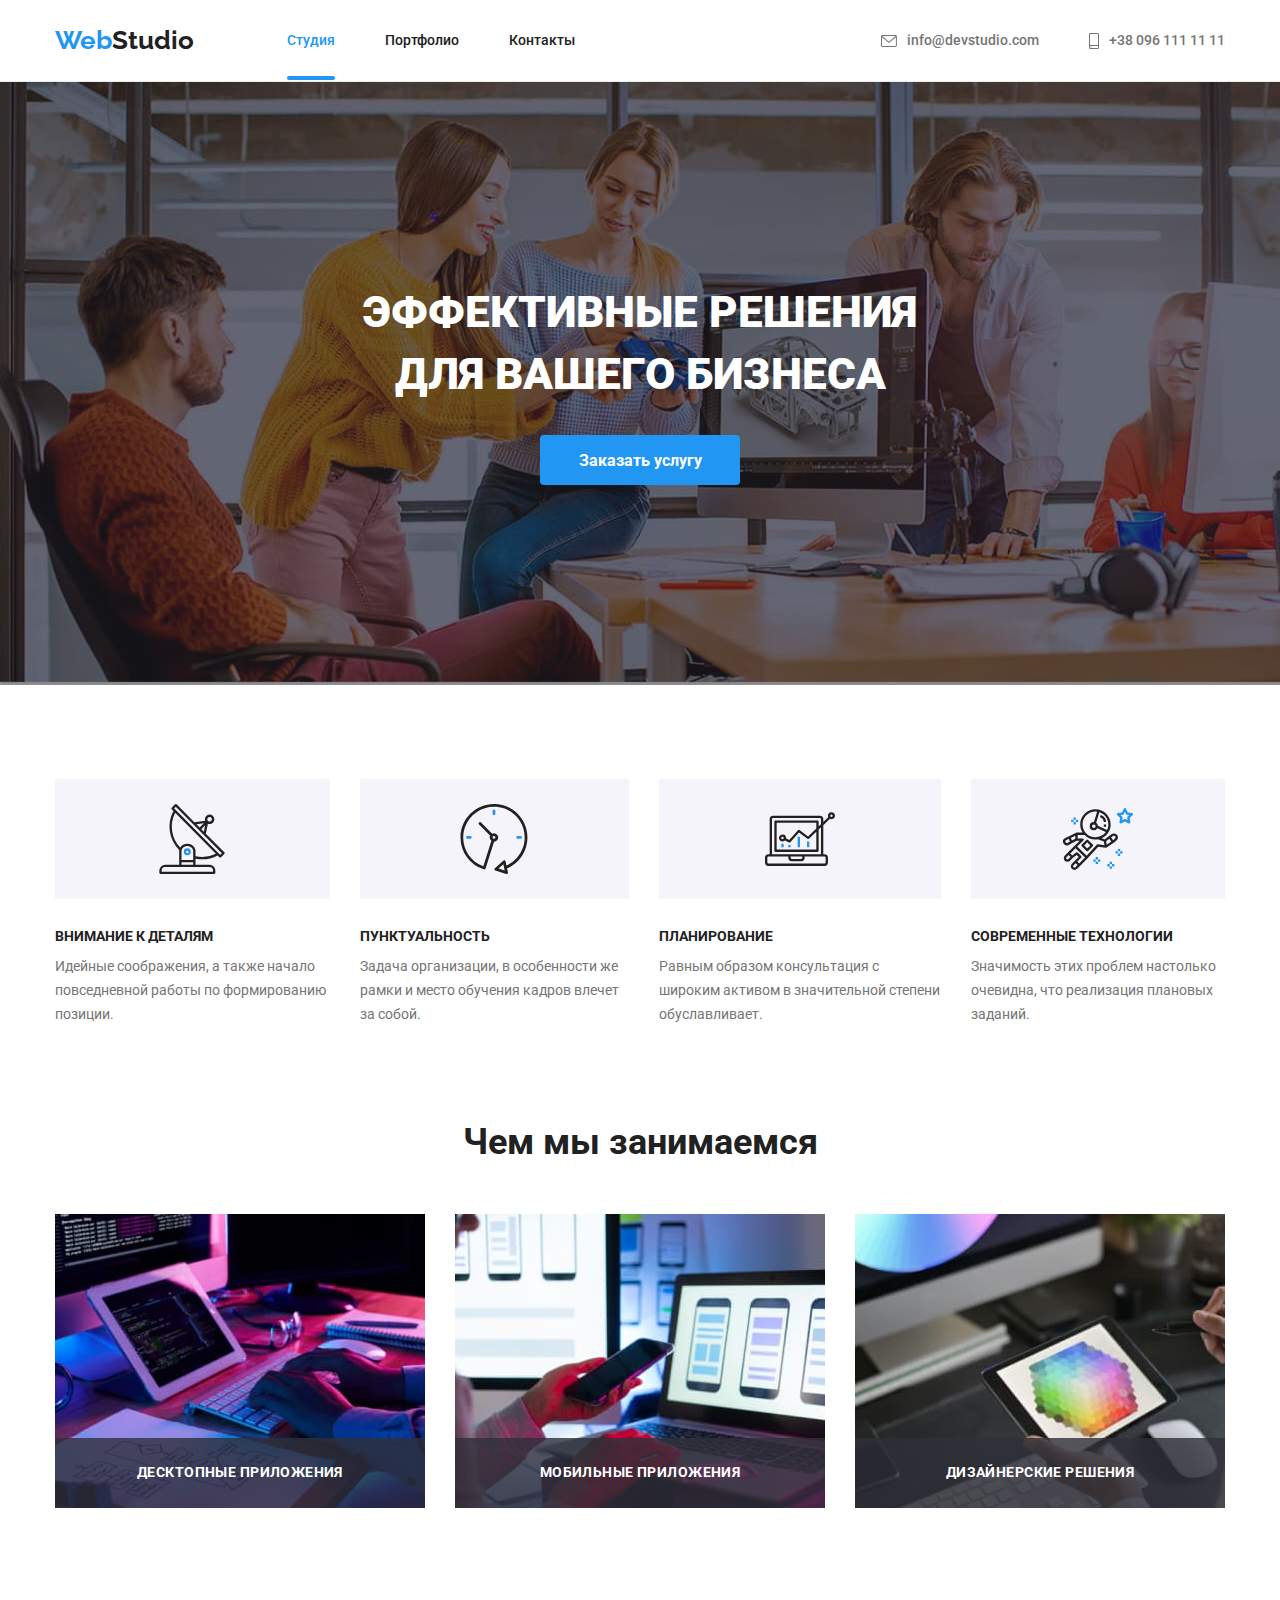
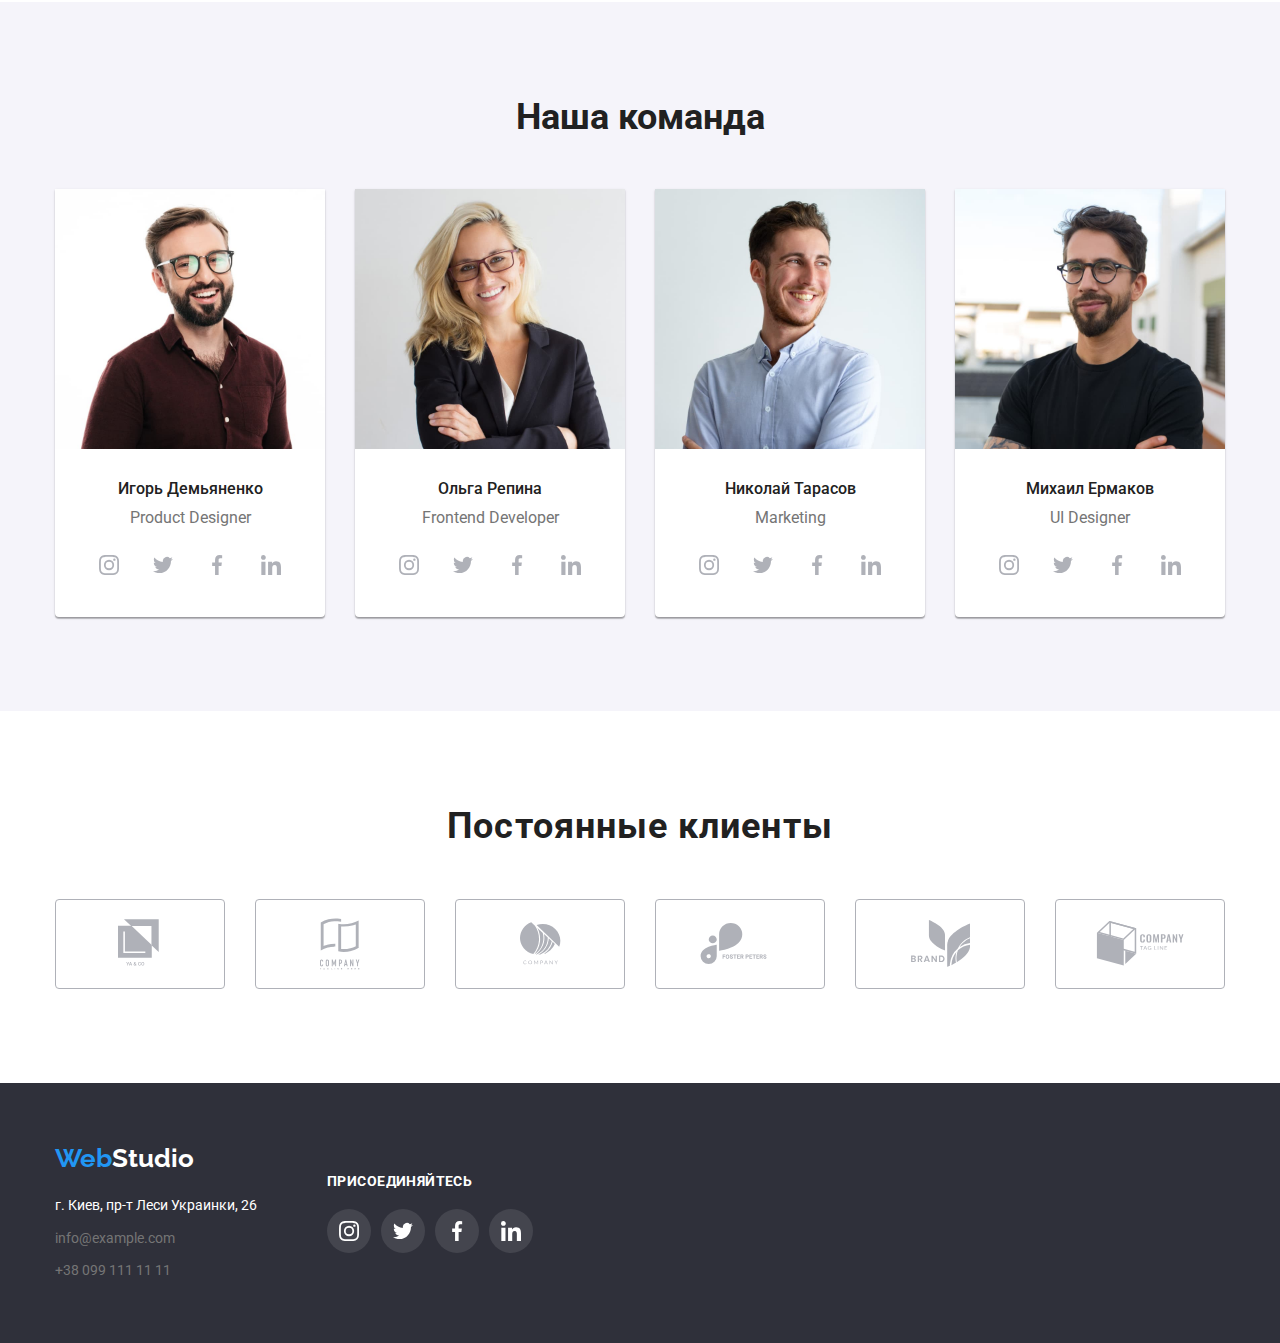
<file: index.html>
<!DOCTYPE html>
<html lang="ru">
  <head>
    <meta charset="UTF-8" />
    <meta name="viewport" content="width=device-width, initial-scale=1.0" />
    <title>WebStudio</title>
    <link
      rel="stylesheet"
      href="https://cdnjs.cloudflare.com/ajax/libs/modern-normalize/1.0.0/modern-normalize.min.css"
    />
    <link
      href="https://fonts.googleapis.com/css2?family=Raleway:wght@700&family=Roboto:wght@400;700&display=swap"
      rel="stylesheet"
    />

    <link rel="stylesheet" href="./css/styles.css" />
    <link rel="stylesheet" href="./css/modal.css" />
    <link rel="stylesheet" href="./css/header-footer.css" />
  </head>
  <body>
    <!-- header-->
    <header class="header">
      <div class="container">
        <nav class="navigation">
          <a href="index.html" lang="en" class="link-underline logo"
            ><span class="logo-part">Web</span>Studio</a
          >
          <ul class="list header-list">
            <li class="list-item">
              <a href="index.html" class="link-underline list-link active"
                >Студия</a
              >
            </li>
            <li class="list-item">
              <a href="portfolio.html" class="link-underline list-link"
                >Портфолио</a
              >
            </li>
            <li class="list-item">
              <a href="" class="link-underline list-link">Контакты</a>
            </li>
          </ul>
        </nav>
        <address class="address">
          <ul class="list header-address">
            <li class="list-item">
              <a
                href="mailto:info@devstudio.com"
                class="link-underline address-link"
              >
                <svg class="header-svg" width="16px" height="12px">
                  <use href="./images/svg/optimized.svg#icon-envelope"></use>
                </svg>
                info@devstudio.com</a
              >
            </li>
            <li class="list-item">
              <a href="tel:+380961111111" class="link-underline address-link">
                <svg class="header-svg" width="10px" height="16px">
                  <use href="./images/svg/optimized.svg#icon-smartphone"></use>
                </svg>
                +38 096 111 11 11</a
              >
            </li>
          </ul>
        </address>
      </div>
    </header>
    <!-- main-->
    <main>
      <!-- ======section with button =========-->
      <section class="main-section">
        <div class="container">
          <h1 class="section-title">
            Эффективные решения<br />
            для вашего бизнеса
          </h1>
          <button type="button" class="button" data-modal-open>
            Заказать услугу
          </button>
        </div>
      </section>

      <!-- ===========section our qualities =============-->
      <section class="qualities-section">
        <div class="container">
          <h2 hidden class="section-title">our qualities</h2>
          <ul class="list qualities-list">
            <li class="list-item antenna">
              <h3 class="caption">ВНИМАНИЕ К ДЕТАЛЯМ</h3>
              <p class="description qualities-description">
                Идейные соображения, а также начало повседневной работы по
                формированию позиции.
              </p>
            </li>
            <li class="list-item clock">
              <h3 class="caption">ПУНКТУАЛЬНОСТЬ</h3>
              <p class="description qualities-description">
                Задача организации, в особенности же рамки и место обучения
                кадров влечет за собой.
              </p>
            </li>
            <li class="list-item diagram">
              <h3 class="caption">ПЛАНИРОВАНИЕ</h3>
              <p class="description qualities-description">
                Равным образом консультация с широким активом в значительной
                степени обуславливает.
              </p>
            </li>
            <li class="list-item astronaut">
              <h3 class="caption">СОВРЕМЕННЫЕ ТЕХНОЛОГИИ</h3>
              <p class="description qualities-description">
                Значимость этих проблем настолько очевидна, что реализация
                плановых заданий.
              </p>
            </li>
          </ul>
        </div>
      </section>

      <!-- ============our tasks ==============-->

      <section class="tasks-section">
        <div class="container">
          <h2 class="section-title tasks-title">Чем мы занимаемся</h2>
          <ul class="list tasks-list">
            <li class="list-item">
              
                <img
                  src="./images/section-ourtasks/img1.jpg"
                  alt="Десктопные приложения"
                  width="370"
                  height="294"
                />
                <div class="overlay">
                  <p class="overlay-description">Десктопные приложения</p>
                </div>
              
            </li>
            <li class="list-item">
             
                <img
                  src="./images/section-ourtasks/img2.jpg"
                  alt="Мобильные приложения"
                  width="370"
                  height="294"
                />
                <div class="overlay">
                  <p class="overlay-description">Мобильные приложения</p>
                </div>
              
            </li>
            <li class="list-item">
              
                <img
                  src="./images/section-ourtasks/img3.jpg"
                  alt="Дизайнерские решения"
                  width="370"
                  height="294"
                />
                <div class="overlay">
                  <p class="overlay-description">Дизайнерские решения</p>
                </div>
              
            </li>
          </ul>
        </div>
      </section>

      <!-- =========section our team ==========-->

      <section class="team-section">
        <div class="container">
          <h2 class="section-title team-title">Наша команда</h2>
          <ul class="list team-list">
            <li class="team-item">
              <img
                src="./images/section-ourteam/img1.jpg"
                alt="на фото Игорь Демьяненко"
                width="270"
                height="260"
              />
              <h3 class="caption">Игорь Демьяненко</h3>
              <p lang="en" class="description">Product Designer</p>
              <!--socials-->
              <ul class="list team-socials">
                <li class="list-item">
                  <a href="" class="link-underline social-link">
                    <svg class="social-logo" width="20px" height="20px">
                      <use
                        href="./images/svg/optimized.svg#icon-instagram"
                      ></use>
                    </svg>
                  </a>
                </li>
                <li class="list-item">
                  <a href="" class="link-underline social-link">
                    <svg class="social-logo" width="20px" height="20px">
                      <use href="./images/svg/optimized.svg#icon-twitter"></use>
                    </svg>
                  </a>
                </li>
                <li class="list-item">
                  <a href="" class="link-underline social-link">
                    <svg class="social-logo" width="20px" height="20px">
                      <use
                        href="./images/svg/optimized.svg#icon-facebook"
                      ></use>
                    </svg>
                  </a>
                </li>
                <li class="list-item">
                  <a href="" class="link-underline social-link">
                    <svg class="social-logo" width="20px" height="20px">
                      <use
                        href="./images/svg/optimized.svg#icon-linkedin"
                      ></use>
                    </svg>
                  </a>
                </li>
              </ul>
            </li>
            <li class="team-item">
              <img
                src="./images/section-ourteam/img2.jpg"
                alt="на фото Ольга Репина"
                width="270"
                height="260"
              />
              <h3 class="caption">Ольга Репина</h3>
              <p lang="en" class="description">Frontend Developer</p>
              <ul class="list team-socials">
                <li class="list-item">
                  <a href="" class="link-underline social-link">
                    <svg class="social-logo" width="20px" height="20px">
                      <use
                        href="./images/svg/optimized.svg#icon-instagram"
                      ></use>
                    </svg>
                  </a>
                </li>
                <li class="list-item">
                  <a href="" class="link-underline social-link">
                    <svg class="social-logo" width="20px" height="20px">
                      <use href="./images/svg/optimized.svg#icon-twitter"></use>
                    </svg>
                  </a>
                </li>
                <li class="list-item">
                  <a href="" class="link-underline social-link">
                    <svg class="social-logo" width="20px" height="20px">
                      <use
                        href="./images/svg/optimized.svg#icon-facebook"
                      ></use>
                    </svg>
                  </a>
                </li>
                <li class="list-item">
                  <a href="" class="link-underline social-link">
                    <svg class="social-logo" width="20px" height="20px">
                      <use
                        href="./images/svg/optimized.svg#icon-linkedin"
                      ></use>
                    </svg>
                  </a>
                </li>
              </ul>
            </li>
            <li class="team-item">
              <img
                src="./images/section-ourteam/img3.jpg"
                alt="на фото Николай Тарасов"
                width="270"
                height="260"
              />
              <h3 class="caption">Николай Тарасов</h3>
              <p lang="en" class="description">Marketing</p>
              <ul class="list team-socials">
                <li class="list-item">
                  <a href="" class="link-underline social-link">
                    <svg class="social-logo" width="20px" height="20px">
                      <use
                        href="./images/svg/optimized.svg#icon-instagram"
                      ></use>
                    </svg>
                  </a>
                </li>
                <li class="list-item">
                  <a href="" class="link-underline social-link">
                    <svg class="social-logo" width="20px" height="20px">
                      <use href="./images/svg/optimized.svg#icon-twitter"></use>
                    </svg>
                  </a>
                </li>
                <li class="list-item">
                  <a href="" class="link-underline social-link">
                    <svg class="social-logo" width="20px" height="20px">
                      <use
                        href="./images/svg/optimized.svg#icon-facebook"
                      ></use>
                    </svg>
                  </a>
                </li>
                <li class="list-item">
                  <a href="" class="link-underline social-link">
                    <svg class="social-logo" width="20px" height="20px">
                      <use
                        href="./images/svg/optimized.svg#icon-linkedin"
                      ></use>
                    </svg>
                  </a>
                </li>
              </ul>
            </li>
            <li class="team-item">
              <img
                src="./images/section-ourteam/img4.jpg"
                alt="на фото Михаил Ермаков"
                width="270"
                height="260"
              />
              <h3 class="caption">Михаил Ермаков</h3>
              <p lang="en" class="description">UI Designer</p>
              <ul class="list team-socials">
                <li class="list-item">
                  <a href="" class="link-underline social-link">
                    <svg class="social-logo" width="20px" height="20px">
                      <use
                        href="./images/svg/optimized.svg#icon-instagram"
                      ></use>
                    </svg>
                  </a>
                </li>
                <li class="list-item">
                  <a href="" class="link-underline social-link">
                    <svg class="social-logo" width="20px" height="20px">
                      <use href="./images/svg/optimized.svg#icon-twitter"></use>
                    </svg>
                  </a>
                </li>
                <li class="list-item">
                  <a href="" class="link-underline social-link">
                    <svg class="social-logo" width="20px" height="20px">
                      <use
                        href="./images/svg/optimized.svg#icon-facebook"
                      ></use>
                    </svg>
                  </a>
                </li>
                <li class="list-item">
                  <a href="" class="link-underline social-link">
                    <svg class="social-logo" width="20px" height="20px">
                      <use
                        href="./images/svg/optimized.svg#icon-linkedin"
                      ></use>
                    </svg>
                  </a>
                </li>
              </ul>
            </li>
          </ul>
        </div>
      </section>

      <!--      partners  section      -->

      <section class="partners-section">
        <div class="container">
          <h2 class="section-title partners-title">Постоянные клиенты</h2>
          <ul class="list partners-list">
            <li class="list-item partners-item">
              <a href="" class="link-underline partners-link">
                <svg
                  class="icon-client1 partner-logo"
                  width="45px"
                  height="50px"
                >
                  <use href="./images/svg/optimized.svg#icon-client1"></use>
                </svg>
              </a>
            </li>
            <li class="list-item partners-item">
              <a href="" class="link-underline partners-link">
                <svg class="partner-logo" width="40px" height="52px">
                  <use href="./images/svg/optimized.svg#icon-client2"></use>
                </svg>
              </a>
            </li>
            <li class="list-item partners-item">
              <a href="" class="link-underline partners-link">
                <svg class="partner-logo" width="41px" height="43px">
                  <use href="./images/svg/optimized.svg#icon-client3"></use>
                </svg>
              </a>
            </li>
            <li class="list-item partners-item">
              <a href="" class="link-underline partners-link">
                <svg class="partner-logo" width="80px" height="42px">
                  <use href="./images/svg/optimized.svg#icon-client4"></use>
                </svg>
              </a>
            </li>
            <li class="list-item partners-item">
              <a href="" class="link-underline partners-link">
                <svg class="partner-logo" width="59px" height="47px">
                  <use href="./images/svg/optimized.svg#icon-client5"></use>
                </svg>
              </a>
            </li>
            <li class="list-item partners-item">
              <a href="" class="link-underline partners-link">
                <svg class="partner-logo" width="89px" height="45px">
                  <use href="./images/svg/optimized.svg#icon-client6"></use>
                </svg>
              </a>
            </li>
          </ul>
        </div>
      </section>
    </main>
    <!--=======footer=========-->

    <footer class="footer">
      <div class="container">
        <div class="footer-nav">
          <a href="index.html" lang="en" class="link-underline logo"
            ><span class="logo-part">Web</span>Studio</a
          >
          <address class="address">
            <ul class="list footer-list">
              <li class="list-item">
                <a
                  href="https://goo.gl/maps/ka6gXYY2GY19vVcMA"
                  target="_blank"
                  class="link-underline location"
                  >г. Киев, пр-т Леси Украинки, 26</a
                >
              </li>
              <li class="list-item">
                <a href="mailto:info@example.com" class="link-underline mail"
                  >info@example.com</a
                >
              </li>
              <li class="list-item">
                <a href="tel:+380991111111" class="link-underline phone-number"
                  >+38 099 111 11 11</a
                >
              </li>
            </ul>
          </address>
        </div>
        <div class="footer-links">
          <p class="caption">ПРИСОЕДИНЯЙТЕСЬ</p>
          <ul class="list links-list">
            <li class="links-items">
              <a href="" class="link-underline links">
                <svg class="link-logo" width="20px" height="20px">
                  <use href="./images/svg/optimized.svg#icon-f-instagram"></use>
                </svg>
              </a>
            </li>
            <li class="links-items">
              <a href="" class="link-underline links">
                <svg class="link-logo" width="20px" height="20px">
                  <use href="./images/svg/optimized.svg#icon-f-twitter"></use>
                </svg>
              </a>
            </li>
            <li class="links-items">
              <a href="" class="link-underline links">
                <svg class="link-logo" width="20px" height="20px">
                  <use href="./images/svg/optimized.svg#icon-f-facebook"></use>
                </svg>
              </a>
            </li>
            <li class="links-items">
              <a href="" class="link-underline links">
                <svg class="link-logo" width="20px" height="20px">
                  <use href="./images/svg/optimized.svg#icon-f-linkedin"></use>
                </svg>
              </a>
            </li>
          </ul>
        </div>
      </div>
    </footer>
    <!-- ===backdrop===-->

    <div class="backdrop is-hidden" data-modal>
      <div class="modal-container">
        <div class="modal">
          <button class="modal-cloze" data-modal-close>
            <svg class="icon-cloze" data-modal-close width="18px" height="18px">
              <use href="./images/svg/optimized.svg#icon-modal-cloze"></use>
            </svg>
          </button>
        </div>
      </div>
    </div>
    <!--script-->

    <script src="./js/modal.js"></script>
  </body>
</html>
</file>
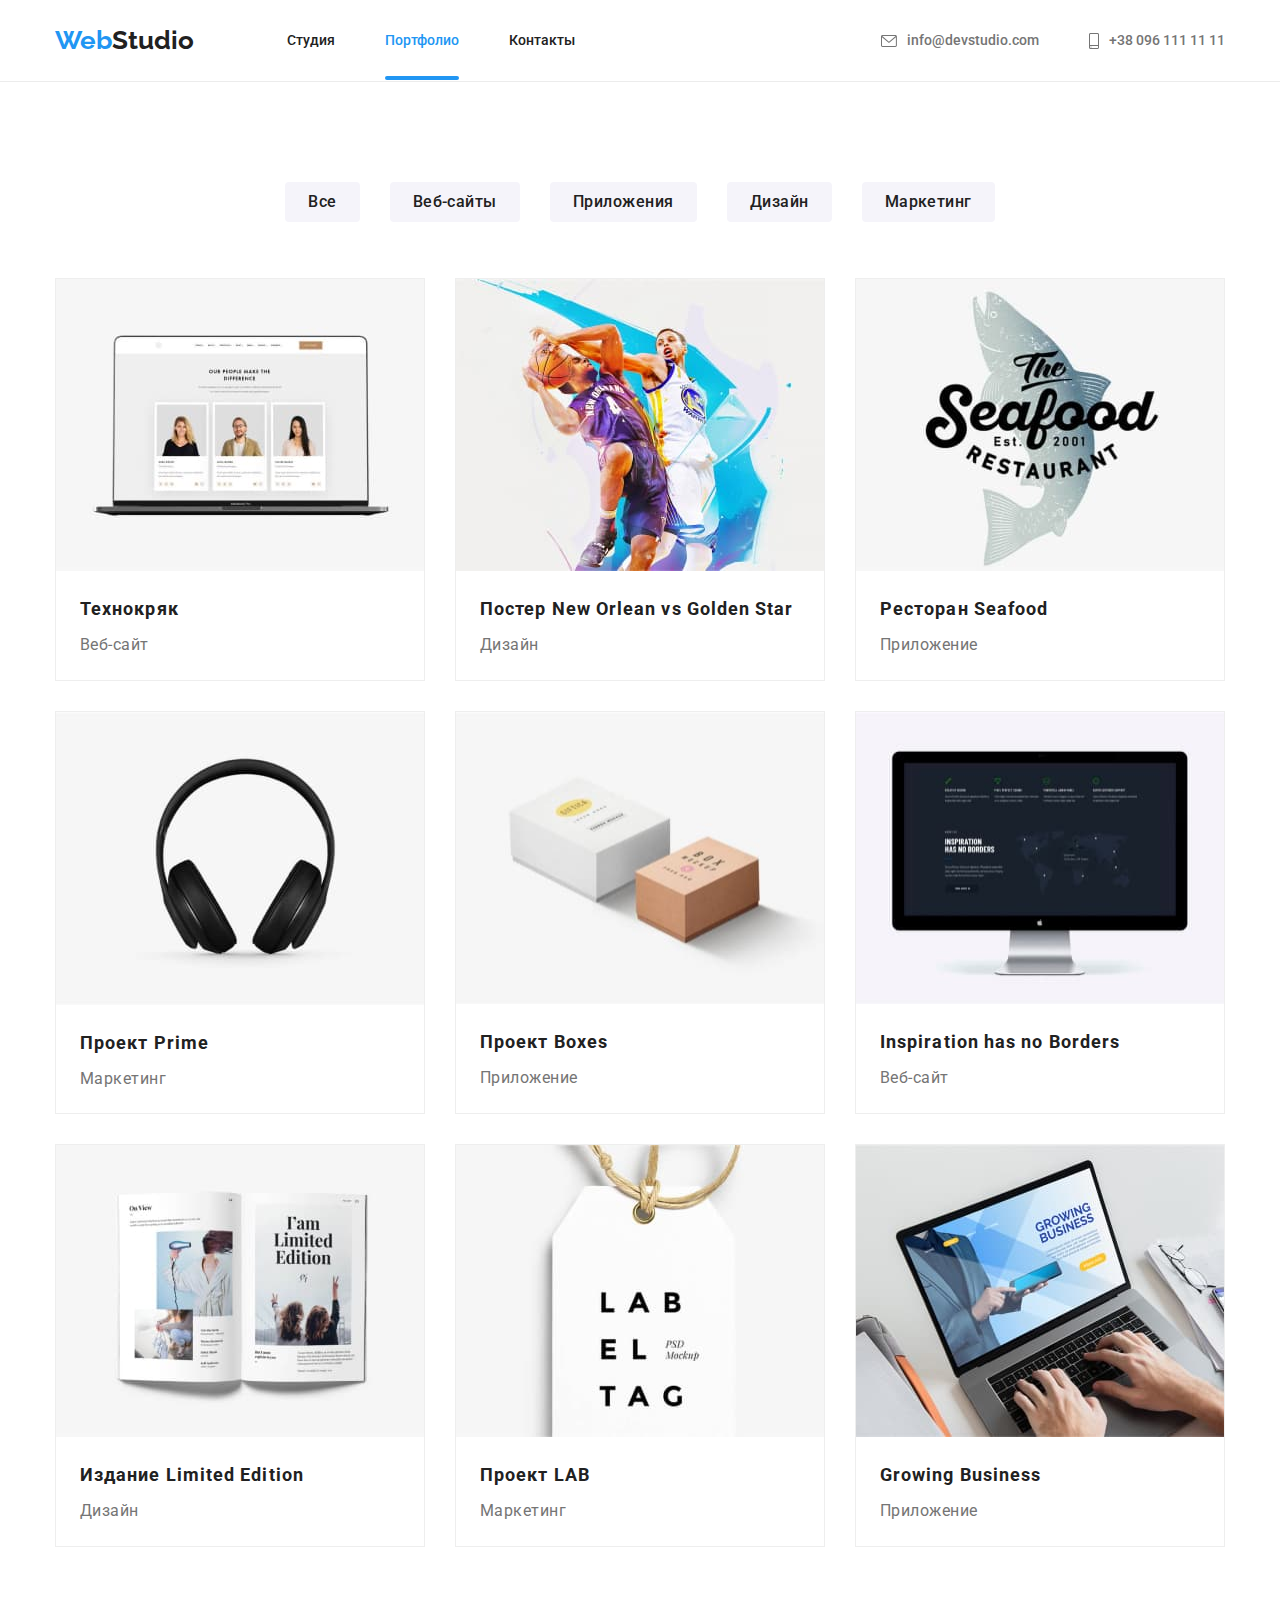
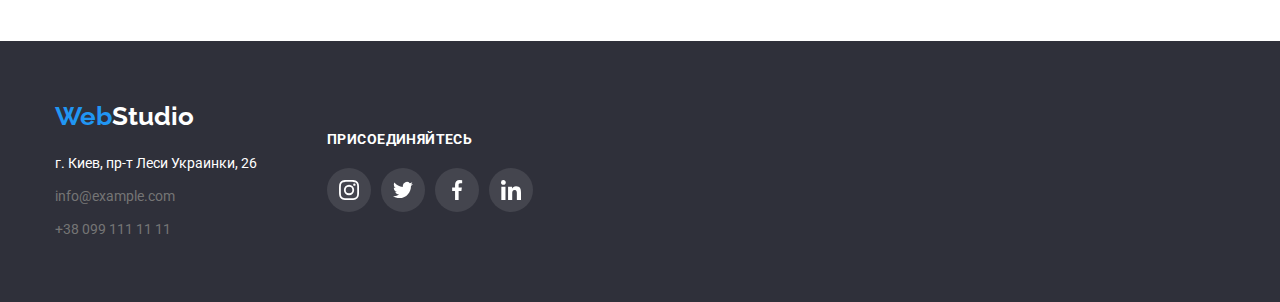
<file: portfolio.html>
<!DOCTYPE html>
<html lang="ru">
  <!--head-->
  <head>
    <meta charset="UTF-8" />
    <meta name="viewport" content="width=device-width, initial-scale=1.0" />
    <title>Portfolio</title>
    <link
      rel="stylesheet"
      href="https://cdnjs.cloudflare.com/ajax/libs/modern-normalize/1.0.0/modern-normalize.min.css"
    />
    <link
      href="https://fonts.googleapis.com/css2?family=Raleway:wght@700&family=Roboto:wght@400;700&display=swap"
      rel="stylesheet"
    />
    
    <link rel="stylesheet" href="./css/styles.css" />
    <link rel="stylesheet" href="./css/header-footer.css" />
  </head>
  <!--body-->
  <body>
    <!--header-->
    <header class="header">
      <div class="container">
        <nav class="navigation">
          <a href="index.html" lang="en" class="link-underline logo"
            ><span class="logo-part">Web</span>Studio</a
          >
          <ul class="list header-list">
            <li class="list-item">
              <a href="./index.html" class="link-underline list-link">Студия</a>
            </li>
            <li class="list-item">
              <a href="portfolio.html" class="link-underline list-link active"
                >Портфолио</a
              >
            </li>
            <li class="list-item">
              <a href="" class="link-underline list-link">Контакты</a>
            </li>
          </ul>
        </nav>
        <address class="address">
          <ul class="list header-address">
            <li class="list-item">
              <a
                href="mailto:info@devstudio.com"
                class="link-underline address-link"
              >
                <svg class="header-svg" width="16px" height="12px">
                  <use href="./images/svg/optimized.svg#icon-envelope"></use>
                </svg>
                info@devstudio.com</a
              >
            </li>
            <li class="list-item">
              <a href="tel:+380961111111" class="link-underline address-link">
                <svg class="header-svg" width="10px" height="16px">
                  <use href="./images/svg/optimized.svg#icon-smartphone"></use>
                </svg>
                +38 096 111 11 11</a
              >
            </li>
          </ul>
        </address>
      </div>
    </header>
    <!--===========main==============-->
    <main>
      <!--====portfolio section=====-->
      <section class="portfolio-main">
        <div class="container">
          <h1 hidden>portfolio</h1>
          <!--part with buttons-->
          <ul class="list filter-list">
            <li class="list-item">
              <button type="button" class="filter-button">
                <span> Все </span>
              </button>
            </li>
            <li class="list-item">
              <button type="button" class="filter-button">
                <span> Веб-сайты </span>
              </button>
            </li>
            <li class="list-item">
              <button type="button" class="filter-button">
                <span>Приложения</span>
              </button>
            </li>
            <li class="list-item">
              <button type="button" class="filter-button">
                <span>Дизайн</span>
              </button>
            </li>
            <li class="list-item">
              <button type="button" class="filter-button">
                <span>Маркетинг</span>
              </button>
            </li>
          </ul>
          <!--part with pictures-->

          <ul class="list portfolio-gallery">
            <li class="list-item  ">
              
                <a href="" class="link-underline ">
                  
                 <div class="card">
                    <img src="./images/potfolio-images/img1.jpg" alt="Технокряк" width="370" height="292" />
                    <div class="overlay ">
                    
                      <p class="overlay-description">
                        Технокряк это современная площадка распространения
                        коронавируса. Компании используют эту платформу для
                        цифрового шпионажа и атак на защищённые сервера конкурентов.</p>
                    </div>
                 </div>
                  <h2 class="gallery-subtitle">Технокряк</h2>
                  <p class="gallery-description">Веб-сайт</p>
                  
                </a>
              
            </li>
            <li class="list-item ">
              
                <a href="" class="link-underline">
                  <div class="card">
                    <img src="./images/potfolio-images/img2.jpg" alt="Постер с представителями команд" width="370" height="292" />
                    <div class="overlay">
                      <p class="overlay-description">
                        Технокряк это современная площадка распространения
                        коронавируса. Компании используют эту платформу для
                        цифрового шпионажа и атак на защищённые сервера конкурентов.
                      </p>
                    </div>
                  </div>
                  <h2 class="gallery-subtitle">
                    Постер<span lang="en"> New Orlean vs Golden Star</span>
                  </h2>
                  <p class="gallery-description">Дизайн</p>
                  
                </a>
              
            </li>
            <li class="list-item ">
              
                <a href="" class="link-underline"
                  ><div class="card">
                    <img src="./images/potfolio-images/img3.jpg" alt="Логотип ресторана" width="370" height="292" />
                    <div class="overlay">
                      <p class="overlay-description">
                        Технокряк это современная площадка распространения
                        коронавируса. Компании используют эту платформу для
                        цифрового шпионажа и атак на защищённые сервера конкурентов.
                      </p>
                    </div>
                  </div>
                  <h2 class="gallery-subtitle">
                    Ресторан <span lang="en">Seafood</span>
                  </h2>
                  <p class="gallery-description">Приложение</p>
                  
                </a>
              
            </li>
            <li class="list-item ">
              
                <a href="" class="link-underline"
                  ><div class="card">
                    <img src="./images/potfolio-images/img4.jpg" alt="Наушники" width="370" height="293" />
                    <div class="overlay">
                      <p class="overlay-description">
                        Технокряк это современная площадка распространения
                        коронавируса. Компании используют эту платформу для
                        цифрового шпионажа и атак на защищённые сервера конкурентов.
                      </p>
                    </div>
                  </div>
                  <h2 class="gallery-subtitle">
                    Проект <span lang="en">Prime</span>
                  </h2>
                  <p class="gallery-description">Маркетинг</p>
                  
                </a>
             
            </li>
            <li class="list-item ">
             
                <a href="" class="link-underline">
                  <div class="card">
                    <img src="./images/potfolio-images/img5.jpg" alt="Коробки" width="370" height="292" />
                    <div class="overlay">
                      <p class="overlay-description">
                        Технокряк это современная площадка распространения
                        коронавируса. Компании используют эту платформу для
                        цифрового шпионажа и атак на защищённые сервера конкурентов.
                      </p>
                    </div>
                  </div>
                  <h2 class="gallery-subtitle">
                    Проект <span lang="en">Boxes</span>
                  </h2>
                  <p class="gallery-description">Приложение</p>
                 
                </a>
              
            </li>
            <li class="list-item ">
              
                <a href="" class="link-underline"
                  >
                  <div class="card">
                    <img src="./images/potfolio-images/img6.jpg" alt="Изображение сайта" width="370" height="292" />
                    <div class="overlay">
                      <p class="overlay-description">
                        Технокряк это современная площадка распространения
                        коронавируса. Компании используют эту платформу для
                        цифрового шпионажа и атак на защищённые сервера конкурентов.
                      </p>
                    </div>
                  </div>
                  <h2 class="gallery-subtitle">
                    <span lang="en">Inspiration has no Borders</span>
                  </h2>
                  <p class="gallery-description">Веб-сайт</p>
                  
                </a>
              
            </li>
            <li class="list-item">
             
                <a href="" class="link-underline"
                  >
                  <div class="card">
                    <img src="./images/potfolio-images/img7.jpg" alt="Изображение журнала" width="370" height="292" />
                    <div class="overlay">
                      <p class="overlay-description">
                        Технокряк это современная площадка распространения
                        коронавируса. Компании используют эту платформу для
                        цифрового шпионажа и атак на защищённые сервера конкурентов.
                      </p>
                    </div>
                  </div>
                  <h2 class="gallery-subtitle">
                    Издание <span lang="en">Limited Edition</span>
                  </h2>
                  <p class="gallery-description">Дизайн</p>
                 
                </a>
             
            </li>
            <li class="list-item ">
             
                <a href="" class="link-underline"
                  ><div class="card">
                    <img src="./images/potfolio-images/img8.jpg" alt="Изображение бирки с логотипом" width="370" height="292" />
                    <div class="overlay">
                      <p class="overlay-description">
                        Технокряк это современная площадка распространения
                        коронавируса. Компании используют эту платформу для
                        цифрового шпионажа и атак на защищённые сервера конкурентов.
                      </p>
                    </div>
                  </div>
                  <h2 class="gallery-subtitle">
                    Проект <span lang="en">LAB</span>
                  </h2>
                  <p class="gallery-description">Маркетинг</p>
                  
                </a>
             
            </li>
            <li class="list-item ">
             
                <a href="gallery-subtitle" class="link-underline"
                  ><div class="card">
                    <img src="./images/potfolio-images/img9.jpg" alt="Работа за компьютером" width="370" height="292" />
                    <div class="overlay">
                      <p class="overlay-description">
                        Технокряк это современная площадка распространения
                        коронавируса. Компании используют эту платформу для
                        цифрового шпионажа и атак на защищённые сервера конкурентов.
                      </p>
                    </div>
                  </div>
                  <h2 class="gallery-subtitle">
                    <span lang="en">Growing Business</span>
                  </h2>
                  <p class="gallery-description">Приложение</p>
                  
                </a>
             
            </li>
          </ul>
        </div>
      </section>
    </main>
    <!--==========footer=============-->
    <footer class="footer">
      <div class="container">
        <div class="footer-nav">
          <a href="index.html" lang="en" class="link-underline logo"
            ><span class="logo-part">Web</span>Studio</a
          >
          <address class="address">
            <ul class="list footer-list">
              <li class="list-item">
                <a
                  href="https://goo.gl/maps/ka6gXYY2GY19vVcMA"
                  target="_blank"
                  class="link-underline location"
                  >г. Киев, пр-т Леси Украинки, 26</a
                >
              </li>
              <li class="list-item">
                <a href="mailto:info@example.com" class="link-underline mail"
                  >info@example.com</a
                >
              </li>
              <li class="list-item">
                <a href="tel:+380991111111" class="link-underline phone-number"
                  >+38 099 111 11 11</a
                >
              </li>
            </ul>
          </address>
        </div>
        <div class="footer-links">
          <p class="caption">ПРИСОЕДИНЯЙТЕСЬ</p>
          <ul class="list links-list">
            <li class="links-items">
              <a href="" class="link-underline links">
                <svg class="link-logo" width="20px" height="20px">
                  <use href="./images/svg/optimized.svg#icon-f-instagram"></use>
                </svg>
              </a>
            </li>
            <li class="links-items">
              <a href="" class="link-underline links">
                <svg class="link-logo" width="20px" height="20px">
                  <use href="./images/svg/optimized.svg#icon-f-twitter"></use>
                </svg>
              </a>
            </li>
            <li class="links-items">
              <a href="" class="link-underline links">
                <svg class="link-logo" width="20px" height="20px">
                  <use href="./images/svg/optimized.svg#icon-f-facebook"></use>
                </svg>
              </a>
            </li>
            <li class="links-items">
              <a href="" class="link-underline links">
                <svg class="link-logo" width="20px" height="20px">
                  <use href="./images/svg/optimized.svg#icon-f-linkedin"></use>
                </svg>
              </a>
            </li>
          </ul>
        </div>
      </div>
    </footer>
  </body>
</html>
</file>
<file: css/styles.css>
/*
pallete
text:
main color - color: #212121;
secondary color - color: #757575;
back colors:
white - #FFFFFF;
dark - #2F303A;
grey - #F5F4FA;
interactive elements: #2196F3 ;
hover/focus - #F5F4FA;
address - #757575;

*/
*,
*::before,
*::after {
  margin: 0;
  padding: 0;
}

:root {
  --main-titles-color: #212121;
  --secondary-titles-color: #757575;
  --third-title-color: #ffffff;
  --background-main: #ffffff;
  --dark-background: #2f303a;
  --grey-background: #f5f4fa;
  --interactive-elements: #2196f3;
  --address: #757575;
  --svg-main: #afb1b8;
  --svg-secondary: #ffffff;
  --svg-bgc: #ffffff 10%;
  --svg-accent: #2196f3;
  --borders: #afb1b8;
  --borders-accent: #2196f3;
}
/*=======!!!!!!global styles!!!!!!=======*/
body {
  color: var(--main-titles-color);
  background-color: var(--background-main);

  font-family: Roboto, sans-serif;
  font-style: normal;
}
.section-title {
  color: var(--main-titles-color);
}
.description {
  color: var(--secondary-titles-color);
}

/*=======обнуление встроенных стилей для списков/ссылок===========*/
.list {
  list-style: none;
}
.link-underline {
  text-decoration: none;
}
img {
  display: block;
}
/*logo*/
.logo {
  color: var(--main-titles-color);

  font-family: Raleway, sans-serif;

  font-weight: bold;
  font-size: 26px;
  line-height: 1.2;
}
.logo-part {
  color: var(--interactive-elements);
}

/*main*/
/*main-section*/
.main-section {
  background-color: var(--dark-background);
  background-image: linear-gradient(
      to right,
      rgba(47, 48, 58, 0.4),
      rgba(47, 48, 58, 0.4)
    ),
    url(../images/section-main/bg-img.jpg);
}
.main-section .section-title {
  color: var(--third-title-color);

  font-weight: 900;
  font-size: 44px;
  line-height: 1.4;
  text-align: center;
  text-transform: uppercase;
}
.main-section .button {
  background-color: var(--interactive-elements);
  color: var(--third-title-color);

  font-family: Roboto, sans-serif;
  font-style: normal;
  font-weight: bold;
  font-size: 16px;
  line-height: 1.9;

  border: 1px solid transparent;
  border-radius: 4px;

  min-width: 200px;
  height: 50px;

  text-align: center;
  display: block;

  padding: 10px 32px;
  margin-top: 30px;
}
/*qualities section*/
.qualities-section {
  background-color: var(--background-main);
}

.qualities-list .list-item::before {
  content: "";
  display: block;

  height: 120px;
  background-color: var(--grey-background);
  margin-bottom: 30px;
}
.antenna::before {
  background-image: url(../images/svg/qualities/antenna.svg);

  background-repeat: no-repeat;
  background-position: center;
}
.clock::before {
  background-image: url(../images/svg/qualities/clock.svg);

  background-repeat: no-repeat;
  background-position: center;
}
.diagram::before {
  background-image: url(../images/svg/qualities/diagram.svg);

  background-repeat: no-repeat;
  background-position: center;
}
.astronaut::before {
  background-image: url(../images/svg/qualities/astronaut.svg);

  background-repeat: no-repeat;
  background-position: center;
}
.qualities-list .caption {
  color: var(--main-titles-color);

  font-weight: bold;
  font-size: 14px;
  line-height: 1.14;
  text-transform: uppercase;
}
.qualities-list .qualities-description {
  color: var(--secondary-titles-color);

  font-size: 14px;
  line-height: 1.7;
}
/*tasks section*/

.tasks-section {
  background-color: var(--background-main);
}
.tasks-title {
  color: var(--main-titles-color);

  font-weight: bold;
  font-size: 36px;
  line-height: 1.2;
  text-align: center;
}
.tasks-list .list-item {
  position: relative;
}
.tasks-list .overlay {
  position: absolute;

  top: 224px;
  left: 0;

  display: flex;
  justify-content: center;
  align-items: center;
  width: 100%;
  height: 70px;
  background-color: rgba(47, 48, 58, 0.8);
}
.tasks-list .overlay-description {
  font-weight: bold;
  font-size: 14px;
  line-height: 1.1;

  letter-spacing: 0.03em;
  text-transform: uppercase;

  color: var(--third-title-color);
}

/*team section*/

.team-section {
  background-color: var(--grey-background);
  padding-bottom: 94px;
}
.team-list .team-item {
  background-color: var(--background-main);
}
.team-title {
  color: var(--main-titles-color);

  font-weight: bold;
  font-size: 36px;
  line-height: 1.2;
  text-align: center;
}
.team-section .caption {
  color: var(--main-titles-color);

  font-weight: 500;
  font-size: 16px;
  line-height: 1.2;
}
.team-section .description {
  color: var(--secondary-titles-color);

  font-size: 16px;
  line-height: 1.2;
}
.team-list .team-item {
  box-shadow: 0 1px 3px rgba(0, 0, 0, 0.12), 0 1px 1px rgba(0, 0, 0, 0.14),
    0 2px 1px rgba(0, 0, 0, 0.2);
  border-radius: 0 0 4px 4px;
}

/*partners-section*/
.partners-section {
  background-color: var(--background-main);
}

.partners-title {
  color: var(--main-titles-color);

  font-weight: bold;
  font-size: 36px;
  line-height: 1.2;
  text-align: center;
  letter-spacing: 0.03em;
}
.partners-item {
  border-style: none;
}
.partners-link {
  border: 1px solid var(--borders);
  border-radius: 4px;
}

/****portfolio color/text decoration****/

/* ======   filter   ======== */
.portfolio-main {
  background-color: var(--background-main);

  padding-top: 100px;
  padding-bottom: 94px;
}
.filter-list .filter-button {
  background-color: var(--grey-background);
  color: var(--main-titles-color);

  border-radius: 4px;
  border: 1px solid transparent;

  padding: 6px 22px;

  font-family: Roboto, sans-serif;
  font-style: normal;
  font-weight: 500;
  font-size: 16px;
  line-height: 1.6;

  text-align: center;
  letter-spacing: 0.03em;
}
.filter-list .filter-button:hover,
.filter-button:focus {
  color: var(--third-title-color);
  background-color: var(--interactive-elements);
  transition-property: background-color, color;
  transition-duration: 250ms;
  transition-timing-function: cubic-bezier(0.4, 0, 0.2, 1);
}

/* ===== gallery ===== */
.portfolio-gallery .list-item {
  background-color: var(--background-main);

  max-width: 370px;
  border: 1px solid #eeeeee;
}
.portfolio-gallery .list-item:hover {
  box-shadow: 0px 1px 1px rgba(0, 0, 0, 0.12), 0px 4px 4px rgba(0, 0, 0, 0.06),
    1px 4px 6px rgba(0, 0, 0, 0.16);

  transition-property: box-shadow;
  transition-duration: 250ms;
  transition-timing-function: cubic-bezier(0.4, 0, 0.2, 1);
}
.portfolio-gallery .gallery-subtitle {
  color: var(--main-titles-color);

  font-weight: bold;
  font-size: 18px;
  line-height: 2;

  letter-spacing: 0.06em;
}
.portfolio-gallery .gallery-description {
  color: var(--secondary-titles-color);

  font-size: 16px;
  line-height: 1.8;

  letter-spacing: 0.03em;
}
/*gallery overlay*/

.portfolio-gallery .card {
  position: relative;
  overflow: hidden;
}
.card .overlay {
  position: absolute;
  width: 100%;
  height: 100%;
  left: 0;
  top: 0;
  transform: translateY(100%);
  padding: 63px 24px;

  pointer-events: none;
  background-color: rgba(33, 150, 243, 0.9);
  transition-property: transform;
  transition-duration: 350ms;
  transition-timing-function: cubic-bezier(0.4, 0, 0.2, 1);

  opacity: 0;
}
.card .overlay-description {
  font-size: 18px;
  line-height: 1.6;
  letter-spacing: 0.03em;

  color: var(--third-title-color);
}

.portfolio-gallery .list-item:hover .overlay {
  transform: translateY(0);

  opacity: 1;

  pointer-events: auto;
}

/* --------------------content directions ------------------*/

/* === main === */
/*common*/
.container {
  width: 1200px;
  padding: 0 15px;
  margin: 0 auto;
}

/*===========main================*/

/*section with button*/
.main-section {
  padding-top: 200px;
  padding-bottom: 200px;
  max-width: 1600px;
  margin-right: auto;
  margin-left: auto;
}
.main-section .container {
  display: flex;
  flex-direction: column;
  align-items: center;
}

/*section our qualities*/
.qualities-section {
  padding-top: 94px;
  max-width: 1600px;
  margin-right: auto;
  margin-left: auto;
}

.qualities-section .qualities-list {
  display: flex;
}
/*.qualities-section .list-item {
  margin-top: 94px;}*/

.qualities-section .list-item:not(:last-child) {
  margin-right: 30px;
}

.qualities-section .qualities-description {
  margin-top: 10px;
}

/*section our tasks*/
.tasks-section {
  max-width: 1600px;
  padding-top: 94px;
  padding-bottom: 94px;
  margin-right: auto;
  margin-left: auto;
}
.tasks-section .tasks-list {
  display: flex;
}

.tasks-section .tasks-list {
  margin-top: 50px;
}
.tasks-section .list-item:not(:last-child) {
  margin-right: 30px;
}

/*section our team*/

.team-section {
  max-width: 1600px;
  padding-top: 94px;
  padding-bottom: 94px;
  margin-right: auto;
  margin-left: auto;
}
.team-section .team-list {
  display: flex;
}

.team-section .team-list {
  margin-top: 50px;
}

.team-list .team-item:not(:last-child) {
  margin-right: 30px;
}
.team-section .caption {
  text-align: center;

  margin-top: 30px;
}
.team-section .description {
  text-align: center;

  margin-top: 10px;
}
.team-section .team-socials {
  display: flex;
  justify-content: center;
  align-items: center;
  margin-top: 16px;
  margin-bottom: 30px;
}
.team-socials .list-item {
  display: flex;
  justify-content: center;
  align-items: center;
  width: 44px;
  height: 44px;
  border-radius: 50%;
  background-color: var(--background-main);
}
.team-socials .social-link {
  display: flex;
  justify-content: center;
  align-items: center;
  width: 44px;
  height: 44px;
  border-radius: 50%;
  background-color: var(--background-main);
}
.team-socials .list-item:not(:last-child) {
  margin-right: 10px;
}
/*===partners  section ====*/
.partners-section {
  max-width: 1600px;
  padding-top: 94px;
  padding-bottom: 94px;
  margin-right: auto;
  margin-left: auto;
}
.partners-list {
  display: flex;
  justify-content: space-between;
  max-width: 1600px;
  margin-top: 50px;
}
.partners-list .partners-link {
  display: flex;
  justify-content: center;
  align-items: center;
  width: 170px;
  height: 90px;
}

/*==========PORTFOLIO ITEMS DIRECTION=======*/
.portfolio-main {
  max-width: 1600px;
  margin-right: auto;
  margin-left: auto;
}
.portfolio-main .filter-list {
  display: flex;
  justify-content: center;
  align-items: center;
}
.filter-list .list-item:not(:last-child) {
  margin-right: 30px;
}

.portfolio-main .portfolio-gallery {
  display: flex;
  flex-wrap: wrap;

  margin-top: 56px;
}
.portfolio-gallery .list-item {
  padding-bottom: 20px;
}

.portfolio-gallery .list-item:not(:nth-child(3n)) {
  margin-right: 30px;
}

.portfolio-gallery .list-item:nth-child(n + 4) {
  margin-top: 30px;
}
.portfolio-gallery .gallery-subtitle {
  margin-top: 20px;
  margin-left: 24px;
}
.portfolio-gallery .gallery-description {
  margin-top: 4px;
  margin-left: 24px;
}

/*!!!!!!!!!!!svg!!!!!!!*/
/*header*/
.header-svg {
  fill: var(--address);
}
.header-address .address-link:hover .header-svg,
.header-address .address-link:focus .header-svg {
  fill: var(--svg-accent);
  transition-property: fill;
  transition-duration: 250ms;
  transition-timing-function: cubic-bezier(0.4, 0, 0.2, 1);
}

/* partner section*/
.partner-logo {
  fill: var(--svg-main);
}
.partners-link:hover .partner-logo,
.partners-link:focus .partner-logo {
  fill: var(--svg-accent);
  transition-property: fill;
  transition-duration: 250ms;
  transition-timing-function: cubic-bezier(0.4, 0, 0.2, 1);
}
.partners-link:hover,
.partners-link:focus {
  border: 1px solid var(--borders-accent);
  transition-property: border;
  transition-duration: 250ms;
  transition-timing-function: cubic-bezier(0.4, 0, 0.2, 1);
}

/*footer*/
.footer-links .link-logo {
  fill: var(--svg-main);
}

.footer-links .links:hover,
.footer-links .links:focus {
  background-color: var(--interactive-elements);
  transition-property: background-color;
  transition-duration: 250ms;
  transition-timing-function: cubic-bezier(0.4, 0, 0.2, 1);
}

/*team section*/

.team-socials .social-logo {
  fill: var(--svg-main);
}
.team-socials .social-link:hover {
  background-color: var(--interactive-elements);
  transition-property: background-color;
  transition-duration: 250ms;
  transition-timing-function: cubic-bezier(0.4, 0, 0.2, 1);
}
.social-link:hover .social-logo {
  fill: var(--svg-secondary);
  transition-property: fill;
  transition-duration: 250ms;
  transition-timing-function: cubic-bezier(0.4, 0, 0.2, 1);
}
</file>
<file: css/modal.css>
/*====modal window=====*/
.backdrop {
  position: fixed;
  top: 0;
  left: 0;
  width: 100%;
  height: 100%;
  background-color: rgba(0, 0, 0, 0.2);
  transform: scale(1);
  transition-property: transform;
  transition-duration: 250ms;
  transition-timing-function: cubic-bezier(0.4, 0, 0.2, 1);
}
.backdrop.is-hidden {
  opacity: 0;
  pointer-events: none;
  transform: scale(0);
}
/*.modal-container {
  display: flex;
  justify-content: center;
  align-items: center;
  min-height: 100%;
  padding: 15px;
}*/
.modal {
  position: absolute;
  top: 50%;
  left: 50%;
  transform: translate(-50%, -50%);
  display: block;
  min-height: 581px;
  min-width: 528px;

  padding: 40px;

  background-color: #ffffff;
  box-shadow: 0px 1px 3px rgba(0, 0, 0, 0.12), 0px 1px 1px rgba(0, 0, 0, 0.14),
    0px 2px 1px rgba(0, 0, 0, 0.2);
  border-radius: 4px;
}
.modal-cloze {
  position: absolute;
  top: 8px;
  right: 8px;

  display: flex;
  justify-content: center;
  align-items: center;

  width: 30px;
  height: 30px;

  background-color: var(--background-main);
  border: 1px solid rgba(0, 0, 0, 0.1);
  border-radius: 50px;
}
.icon-cloze:hover {
  fill: var(--svg-accent);
}
</file>
<file: css/header-footer.css>
/*header*/

.header {
  max-width: 1600px;
  margin-right: auto;
  margin-left: auto;

  background-color: var(--background-main);
  border-bottom-width: 1px;
  border-bottom-style: solid;
  border-bottom-color: #ececec;
}
.header .container {
  display: flex;
  align-items: center;
  padding: 25px 15px;
}

.header .navigation {
  display: flex;
  align-items: center;
}
.header .logo {
  margin-right: 93px;
}
.header .header-list {
  display: flex;
}
.header .list-item {
  margin-right: 50px;
}
.header .list-item:last-child {
  margin-right: 0;
}
.header-list .list-link {
  color: var(--main-titles-color);

  font-weight: 500;
  font-size: 14px;
  line-height: 1.14;
}
.header .header-address {
  display: flex;
}

.header .address {
  margin-left: auto;
}
.header-svg {
  margin-right: 10px;
}
.header-address .address-link {
  display: flex;
  align-items: center;
  justify-content: center;

  color: var(--address);

  font-style: normal;
  font-weight: 500;
  font-size: 14px;
  line-height: 1.14;
}

/*header interactive*/

.header-list .list-link:hover,
.header-list .list-link:focus,
.header-address .address-link:hover,
.header-address .address-link:focus {
  color: var(--interactive-elements);
  transition-property: color;
  transition-duration: 250ms;
  transition-timing-function: cubic-bezier(0.4, 0, 0.2, 1);
}

.header-list .active {
  position: relative;
  color: var(--interactive-elements);
}
.active::after {
  content: "";
  position: absolute;
  left: 0;
  bottom: -32px;
  width: 100%;
  height: 4px;
  background-color: var(--interactive-elements);
  border-radius: 2px;
}

/*footer*/
.footer {
  max-width: 1600px;
  padding-top: 60px;
  padding-bottom: 60px;
  margin-right: auto;
  margin-left: auto;

  background-color: var(--dark-background);
}
.footer .container {
  display: flex;
  align-items: center;
}

.footer .logo {
  color: var(--third-title-color);

  font-family: Raleway, sans-serif;
  font-style: normal;
  font-weight: bold;
  font-size: 26px;
  line-height: 1.2;
}
.footer-list .location {
  color: var(--third-title-color);

  font-style: normal;
  font-size: 14px;
  line-height: 1.7;
}
.footer-list .mail,
.phone-number {
  color: var(--address);

  font-style: normal;
  font-size: 14px;
  line-height: 1.7;
}
.footer-links .caption {
  color: var(--third-title-color);

  font-weight: bold;
  font-size: 14px;
  line-height: 1.2;
  letter-spacing: 0.03em;
  text-transform: uppercase;
}
.footer .address {
  margin-top: 20px;
}
.footer .list-item {
  margin-top: 9px;
}
.footer-links .links-list {
  display: flex;
  justify-content: space-between;
}
.footer-nav {
  margin-right: 70px;
}
.footer-links .links-list {
  margin-top: 20px;
}
.footer-links .links-items:not(:last-child) {
  margin-right: 10px;
}
.footer-links .links {
  display: flex;
  justify-content: center;
  align-items: center;
  width: 44px;
  height: 44px;
  border-radius: 50%;
  background-color: rgba(255, 255, 255, 0.1);
}
</file>
